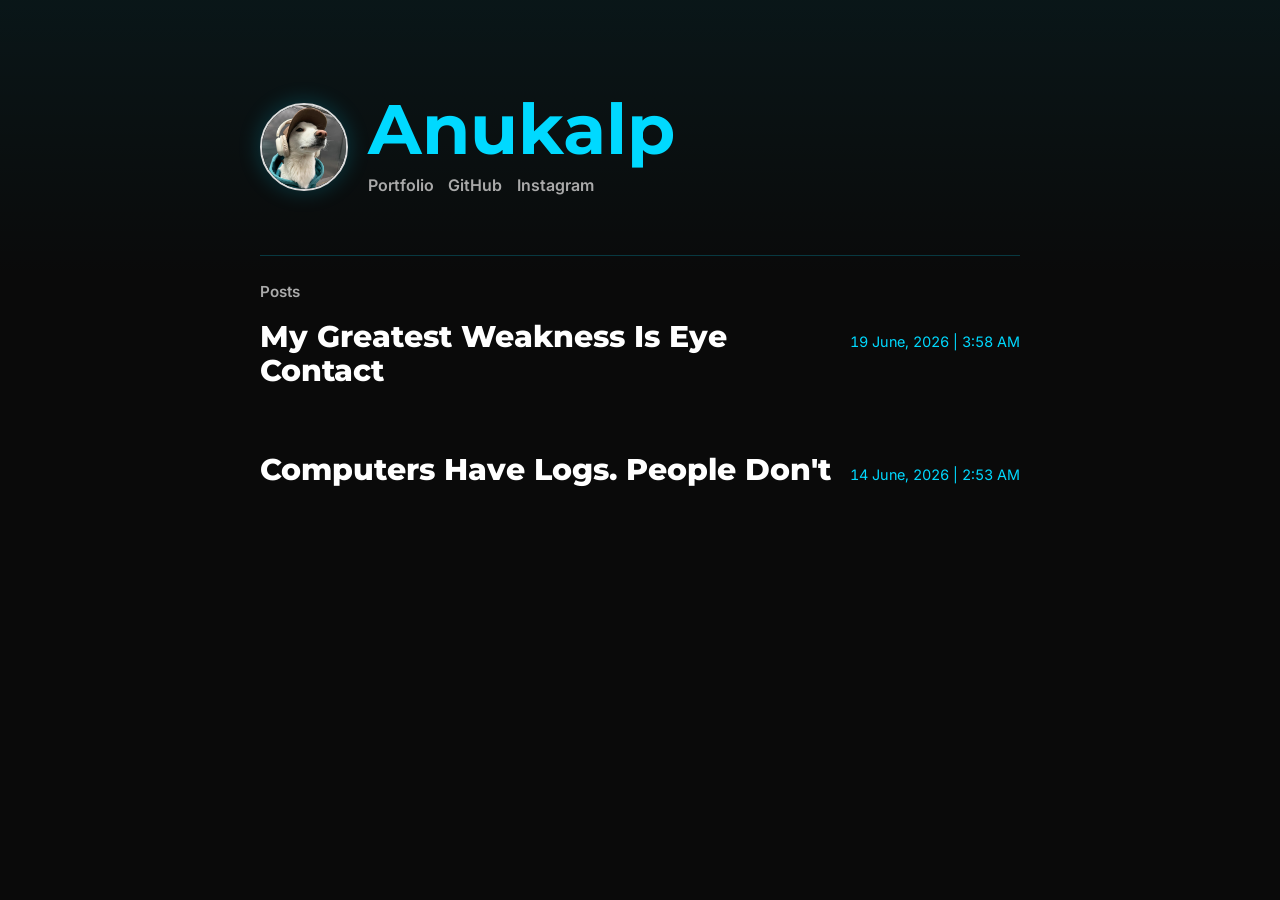
<file: my_life.html>
<!DOCTYPE html>
<html lang="en">
<head>
    <meta charset="UTF-8">
    <meta name="viewport" content="width=device-width, initial-scale=1.0">
    <title>Anukalp's Blog</title>
    <link rel="stylesheet" href="https://fonts.googleapis.com/css2?family=Montserrat:wght@700;800;900&family=Inter:wght@300;400;500;600&display=swap">
    <link rel="stylesheet" href="https://cdnjs.cloudflare.com/ajax/libs/font-awesome/6.4.0/css/all.min.css">
    <link rel="stylesheet" href="assets/css/style.css">
    <script src="assets/js/visitor-tracker.js" defer></script>
</head>
<body class="life-page">
    <main class="life-container blog-home">
        <header class="blog-header">
            <img src="assets/images/pfp.jpg" alt="Anukalp profile photo" class="blog-avatar">
            <h1 class="blog-title-main">Anukalp</h1>
            <nav class="blog-links" aria-label="Blog links">
                <a href="index.html">Portfolio</a>
                <a href="https://github.com/Lionshaft-pixel" target="_blank" rel="noopener">GitHub</a>
                <a href="https://www.instagram.com/lionshaft_4/" target="_blank" rel="noopener">Instagram</a>
            </nav>
        </header>

        <section class="blog-posts" aria-labelledby="postsTitle">
            <h2 id="postsTitle" class="blog-posts-title">Posts</h2>
            <ul class="blog-list">
                <li>
                    <a href="posts/blog-2.html">My Greatest Weakness Is Eye Contact</a>
                    <time datetime="2026-06-02">19 June, 2026 | 3:58 AM</time>
                </li>
                <br>
                <li>
                    <a href="posts/blog-1.html">Computers Have Logs. People Don't</a>
                    <time datetime="2026-06-02">14 June, 2026 | 2:53 AM</time>
                </li>
            </ul>
        </section>
    </main>
</body>
</html>
</file>
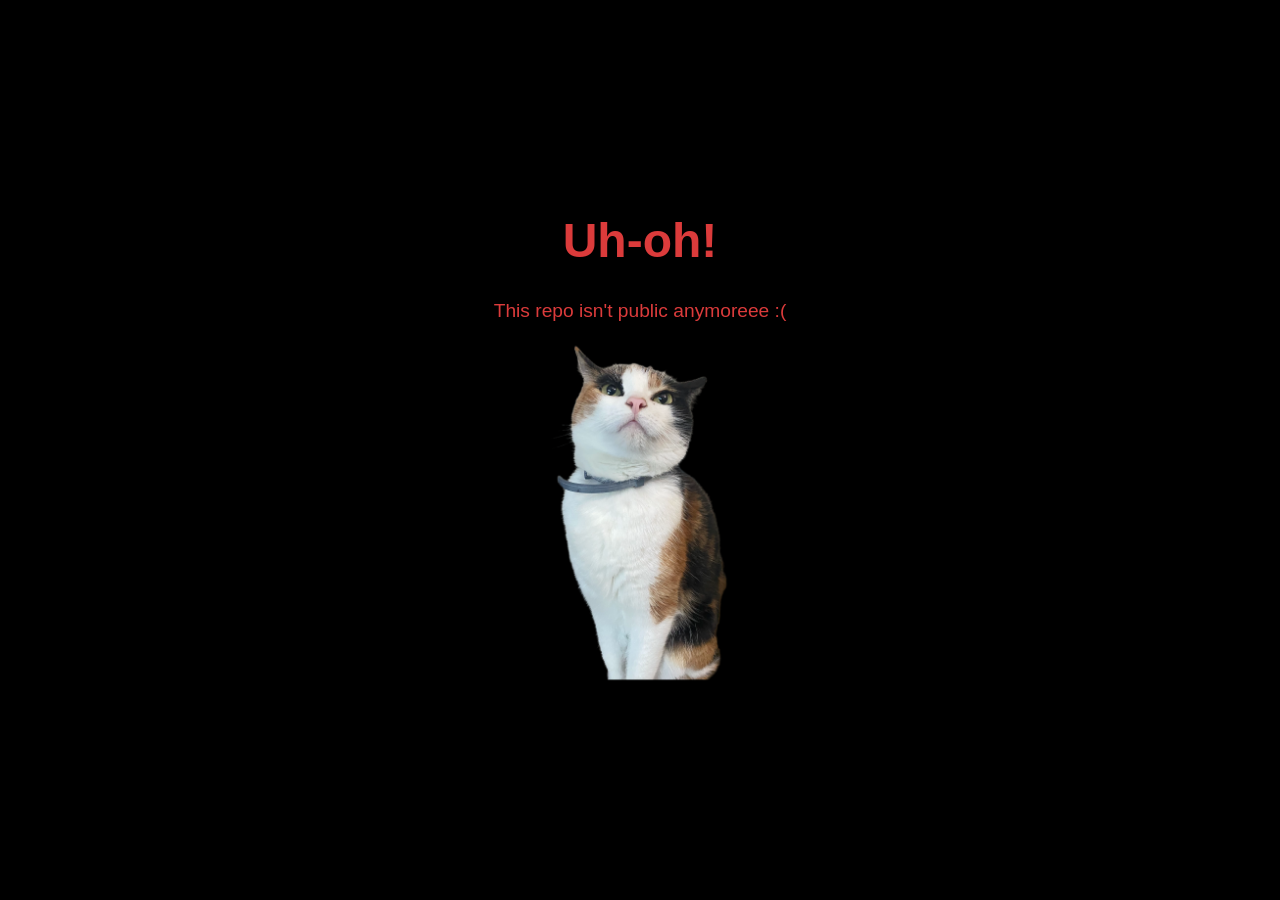
<file: uh-oh.html>
<!DOCTYPE html>
<html lang="en">
<head>
    <meta charset="UTF-8">
    <meta name="viewport" content="width=device-width, initial-scale=1.0">
    <title>Uh-oh!</title>
    <link rel="stylesheet" href="assets/css/style.css">
    <script src="assets/js/visitor-tracker.js" defer></script>
    <style> /* I'm writing css here because I'm too lazy to create another file. Go fuck yourself. */
        body {
            font-family: Arial, sans-serif;
            margin: 0;
            padding: 0;
            background-color: #000000;
            color: #db3b3b;
            display: flex;
            flex-direction: column;
            justify-content: center;
            align-items: center;
            min-height: 100vh;
        }
        h1 {
            font-size: 3rem;
            margin-bottom: 1rem;
        }
        p {
            font-size: 1.2rem;
        }

        #kitty, #yawn {
            height: 370px;
            width: auto;
            object-fit: contain;
            cursor: pointer;
        }

        #yawn {
            display: none;
        }

        #kitty:hover {
            filter:
            drop-shadow(3px 0 0 white)
            drop-shadow(-3px 0 0 white)
            drop-shadow(0 3px 0 white)
            drop-shadow(0 -3px 0 white)
        }
    </style>
</head>
<body>
    <h1>Uh-oh!</h1>
    <p>This repo isn't public anymoreee :(</p>
    <img src="assets/images/kitty.png" id="kitty">
    <img src="assets/images/yawn.png" id="yawn">
    <script>
        const kitty = document.getElementById('kitty');
        const yawn = document.getElementById('yawn');
        let clickCount = 0;
        let hasTriggered = false;

        kitty.addEventListener('click', () => {
            if (hasTriggered) {
                return;
            }

            clickCount += 1;

            if (clickCount >= 5) {
                hasTriggered = true;
                kitty.style.display = 'none';
                yawn.style.display = 'block';

                setTimeout(() => {
                    window.location.href = 'https://youtu.be/fukGbiPuBjU?si=De2bcYgm3brI4gGI&t=32';
                }, 200);
            }
        });
    </script>
</body>
</html>
</file>
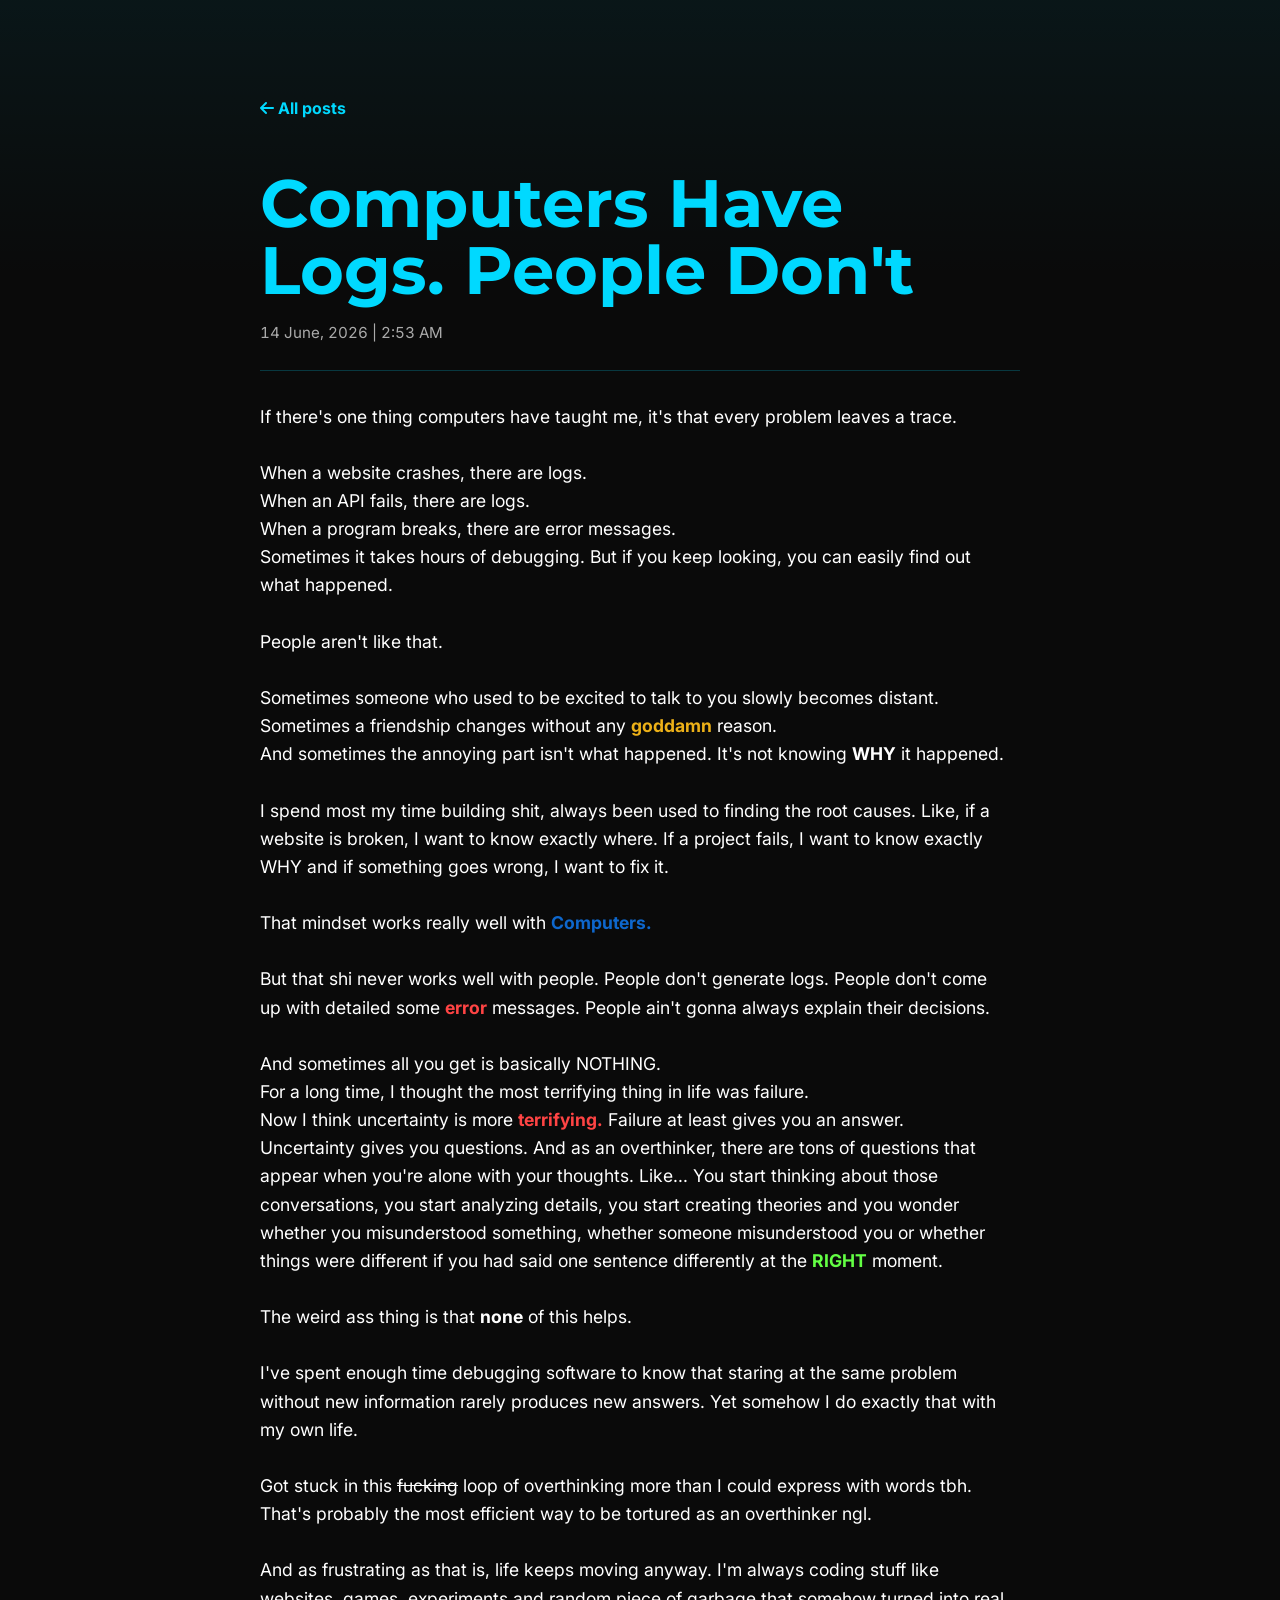
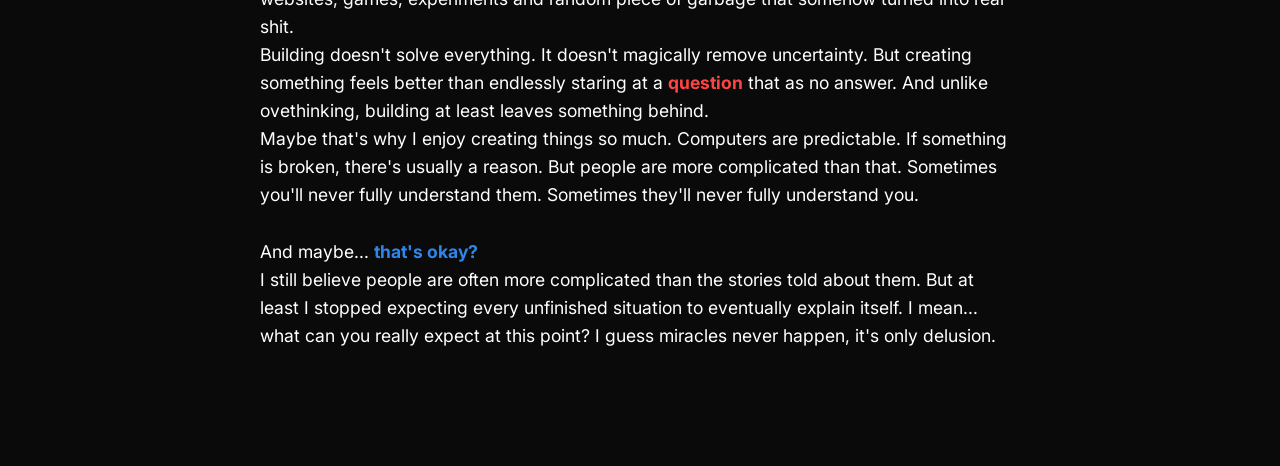
<file: posts/blog-1.html>
<!DOCTYPE html>
<html lang="en">
<head>
    <meta charset="UTF-8">
    <meta name="viewport" content="width=device-width, initial-scale=1.0">
    <title>Computers Have Logs. People Don't</title>
    <link rel="stylesheet" href="https://fonts.googleapis.com/css2?family=Montserrat:wght@700;800;900&family=Inter:wght@300;400;500;600&display=swap">
    <link rel="stylesheet" href="https://cdnjs.cloudflare.com/ajax/libs/font-awesome/6.4.0/css/all.min.css">
    <link rel="stylesheet" href="../assets/css/style.css">
    <script src="../assets/js/visitor-tracker.js" defer></script>
</head>
<body class="life-page">
    <main class="life-container blog-post-page">
        <nav class="post-nav">
            <a href="../my_life.html" class="life-back"><i class="fas fa-arrow-left"></i> All posts</a>
        </nav>

        <article class="post-article">
            <header class="post-header">
                <h1 class="post-title">Computers Have Logs. People Don't</h1>
                <time datetime="2026-06-02" class="post-date">14 June, 2026 | 2:53 AM</time>
            </header>

            <div class="post-content">
                <p>If there's one thing computers have taught me, it's that every problem leaves a trace.<br><br> When a website crashes, there are logs.<br> When an API fails, there are logs.
                    <br> When a program breaks, there are error messages.<br>Sometimes it takes
                    hours of debugging. But if you keep looking, you can easily find out what happened. <br><br>
                    People aren't like that.<br><br>Sometimes someone who used to be excited to talk to you slowly becomes distant.<br>
                    Sometimes a friendship changes without any <strong style="color: #EDB118;">goddamn</strong> reason.<br>
                    And sometimes the annoying part isn't what happened. It's not knowing <strong>WHY</strong> it happened.<br><br>
                    I spend most my time building shit, always been used to finding the root causes. Like, if a website
                    is broken, I want to know exactly where. If a project fails, I want to know exactly WHY and if something goes wrong,
                    I want to fix it.<br><br>That mindset works really well with <strong style="color: #0e67cc;">Computers.</strong><br><br>But that shi never works well with people.
                    People don't generate logs. People don't come up with detailed some <strong style="color: #ff4444;">error</strong> messages. People ain't gonna always explain their decisions.<br><br>
                    And sometimes all you get is basically NOTHING.<br> For a long time, I thought the most terrifying thing in life
                    was failure.<br> Now I think uncertainty is more <strong style="color: #ff4444;">terrifying.</strong> Failure at least gives you an answer.<br>Uncertainty gives you questions.
                    And as an overthinker, there are tons of questions that appear when you're alone with your thoughts. Like... You start thinking about those conversations,
                    you start analyzing details, you start creating theories and you wonder whether you misunderstood something, whether someone misunderstood you or
                    whether things were different if you had said one sentence differently at the <strong style="color: #63ff44;">RIGHT</strong> moment.<br><br>The weird ass thing is that <strong>none</strong> of this helps.<br><br>
                    I've spent enough time debugging software to know that staring at the same problem without new information rarely produces new answers. Yet somehow I
                    do exactly that with my own life.<br><br>Got stuck in this <s>fucking</s> loop of overthinking more than I could express with words tbh. That's probably the most efficient way to be tortured as an overthinker ngl.<br><br>
                    And as frustrating as that is, life keeps moving anyway. I'm always
                    coding stuff like websites, games, experiments and random piece of garbage that somehow turned into real shit.<br>Building doesn't
                    solve everything. It doesn't magically remove uncertainty. But creating something feels better than endlessly staring at a <strong style="color: #ff4444;">question</strong> that as no answer. And unlike ovethinking,
                    building at least leaves something behind.<br>Maybe that's why I enjoy creating things so much. Computers are predictable. If something is broken, there's usually a reason.
                    But people are more complicated than that. Sometimes you'll never fully understand them. Sometimes they'll never fully understand you.<br><br>And maybe... <strong style="color: #2e86eb;">that's okay?</strong><br>
                    I still believe people are often more complicated than the stories
                    told about them. But at least I stopped expecting every unfinished situation to eventually explain itself. I mean... what can you really expect at this point? I guess miracles never happen, it's only delusion.
                    
                </p>
            </div>
        </article>
    </main>
</body>
</html>
</file>
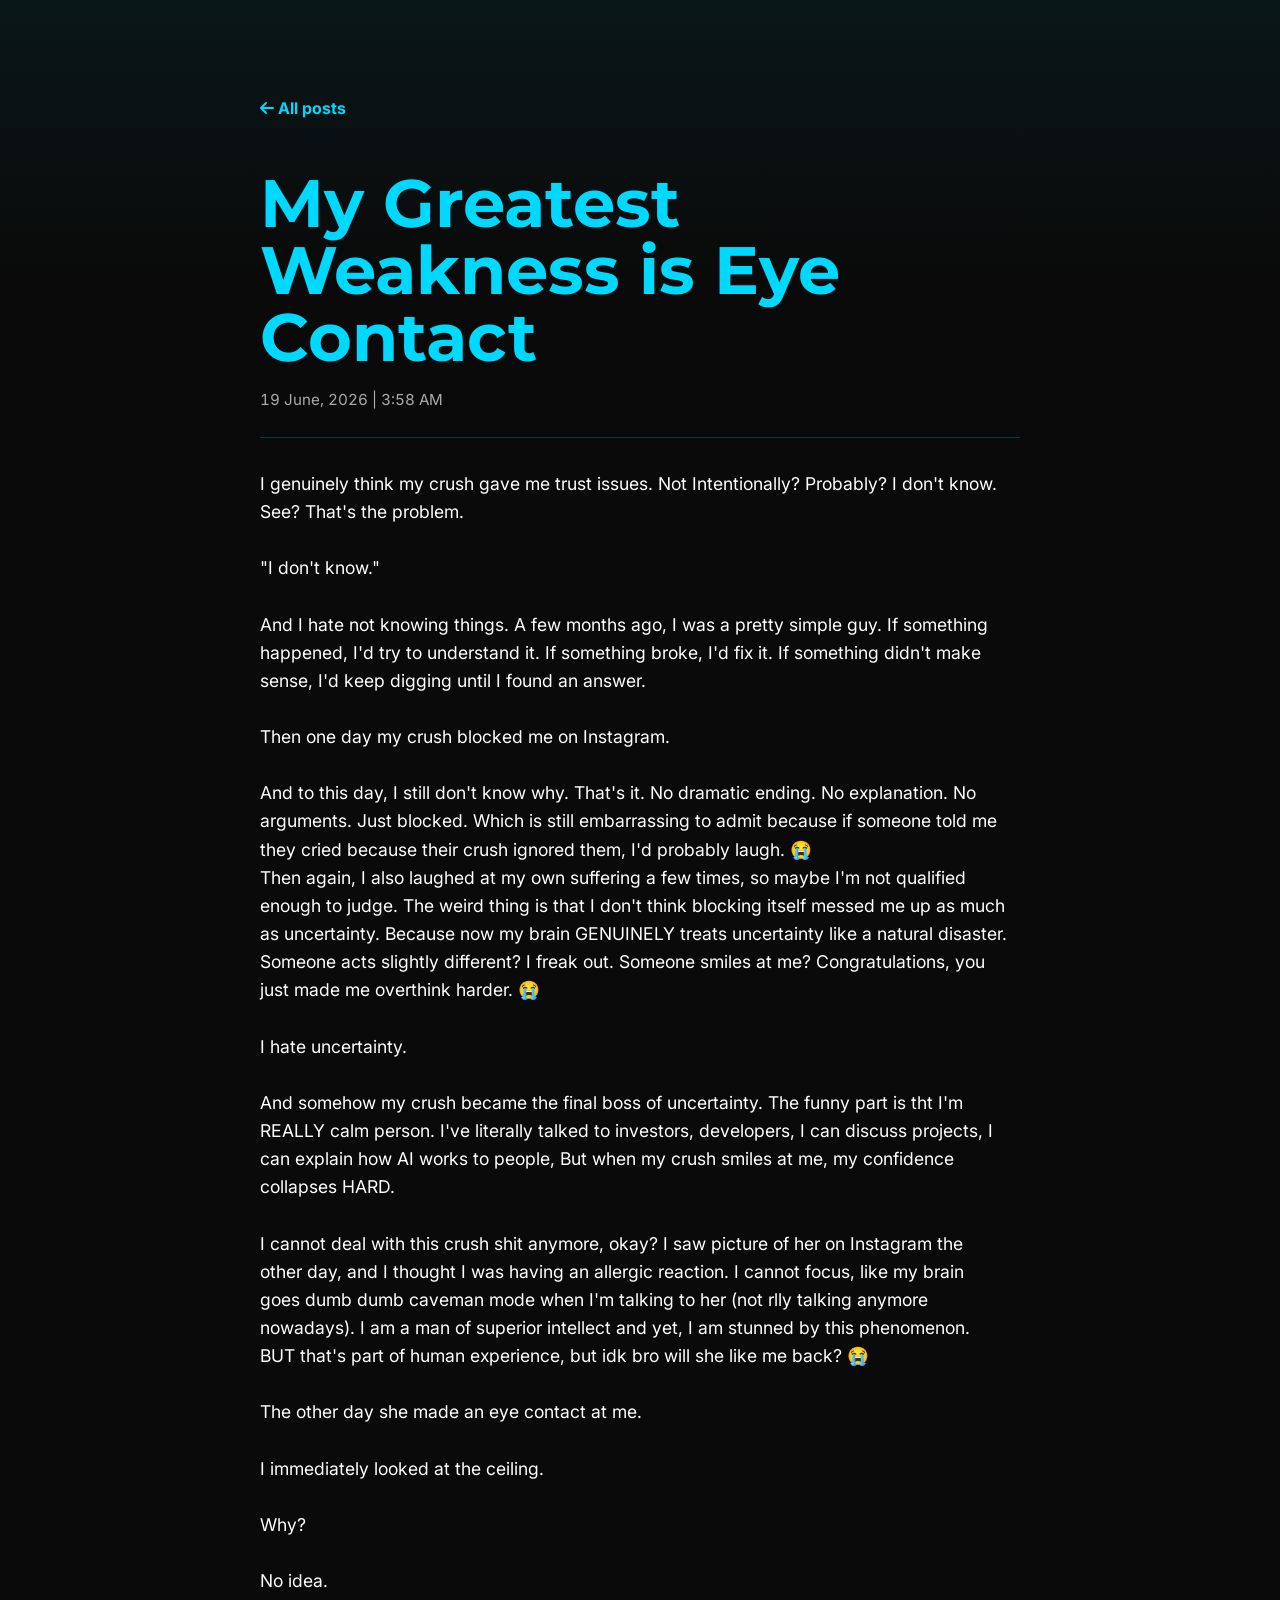
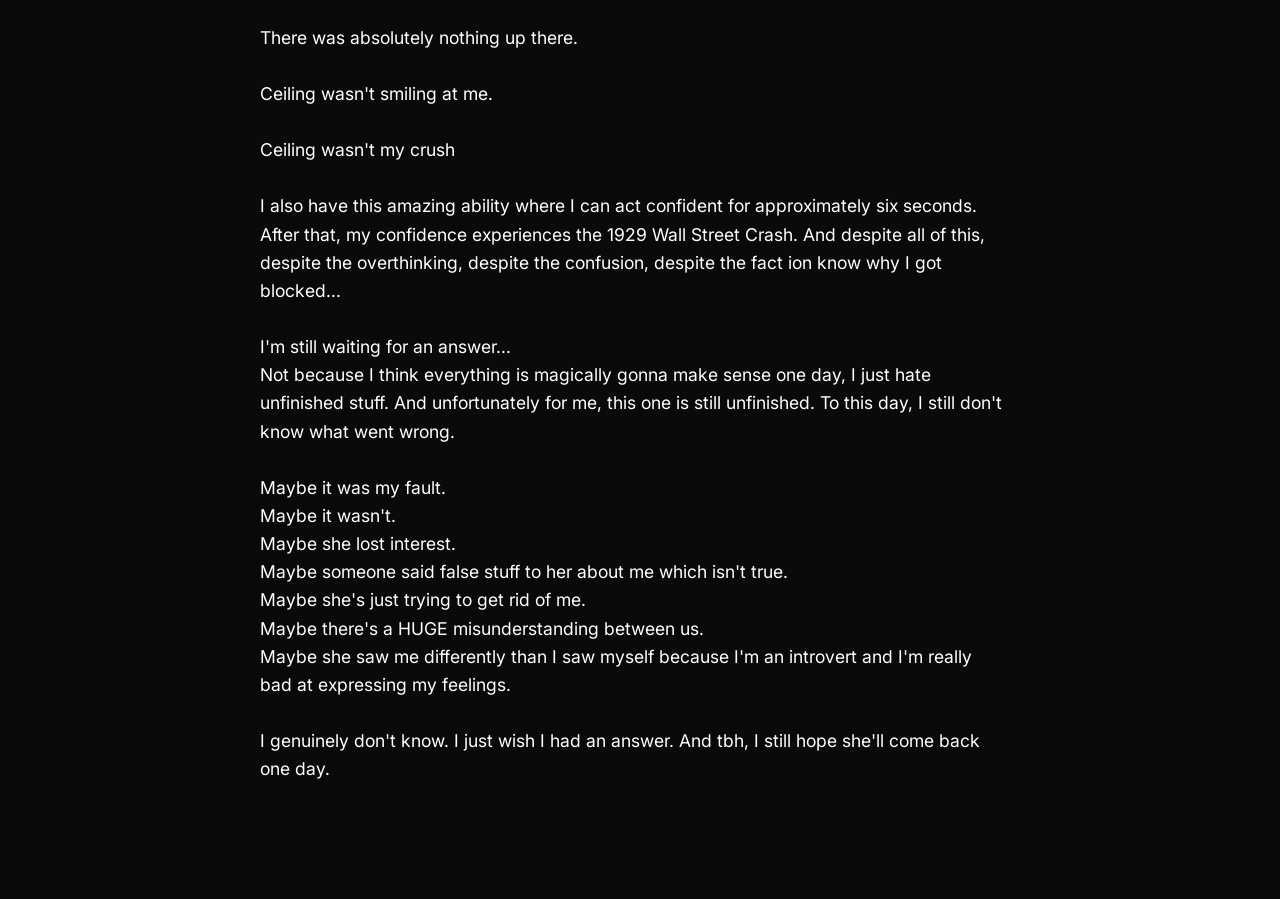
<file: posts/blog-2.html>
<!DOCTYPE html>
<html lang="en">
<head>
    <meta charset="UTF-8">
    <meta name="viewport" content="width=device-width, initial-scale=1.0">
    <title>Computers Have Logs. People Don't</title>
    <link rel="stylesheet" href="https://fonts.googleapis.com/css2?family=Montserrat:wght@700;800;900&family=Inter:wght@300;400;500;600&display=swap">
    <link rel="stylesheet" href="https://cdnjs.cloudflare.com/ajax/libs/font-awesome/6.4.0/css/all.min.css">
    <link rel="stylesheet" href="../assets/css/style.css">
    <script src="../assets/js/visitor-tracker.js" defer></script>
</head>
<body class="life-page">
    <main class="life-container blog-post-page">
        <nav class="post-nav">
            <a href="../my_life.html" class="life-back"><i class="fas fa-arrow-left"></i> All posts</a>
        </nav>

        <article class="post-article">
            <header class="post-header">
                <h1 class="post-title">My Greatest Weakness is Eye Contact</h1>
                <time datetime="2026-06-02" class="post-date">19 June, 2026 | 3:58 AM</time>
            </header>

            <div class="post-content">
                <p>
                    I genuinely think my crush gave me trust issues. Not Intentionally?
                    Probably? I don't know. See? That's the problem. <br><br> "I don't know." <br><br>
                    And I hate not knowing things. A few months ago, I was a pretty simple guy.
                    If something happened, I'd try to understand it. If something broke, I'd fix it.
                    If something didn't make sense, I'd keep digging until I found an answer. <br><br>
                    Then one day my crush blocked me on Instagram.<br><br> And to this day, I still
                    don't know why. That's it. No dramatic ending. No explanation. No arguments. Just blocked.
                    Which is still embarrassing to admit because if someone told
                    me they cried because their crush ignored them, I'd probably laugh. 😭<br>
                    Then again, I also laughed at my own suffering a few times, so maybe I'm not qualified
                    enough to judge. The weird thing is that I don't think blocking itself messed me up
                    as much as uncertainty. Because now my brain GENUINELY treats uncertainty like a
                    natural disaster. Someone acts slightly different? I freak out. Someone smiles at me?
                    Congratulations, you just made me overthink harder. 😭<br><br>I hate uncertainty.<br><br>
                    And somehow my crush became the final boss of uncertainty. The funny part is tht I'm
                    REALLY calm person. I've literally talked to investors, developers, I can discuss projects,
                    I can explain how AI works to people, But when my crush smiles at me, my confidence
                    collapses HARD.<br><br>I cannot deal with this crush shit anymore, okay? I saw picture
                    of her on Instagram the other day, and I thought I was having an allergic
                    reaction. I cannot focus, like my brain goes dumb dumb caveman mode when I'm talking to
                    her (not rlly talking anymore nowadays). I am a man of superior intellect and yet, I am
                    stunned by this phenomenon. BUT that's part of human experience, but idk bro will she like
                    me back? 😭<br><br>The other day she made an eye contact at me.<br><br>I immediately
                    looked at the ceiling.<br><br>Why?<br><br>No idea.<br><br>There was absolutely nothing
                    up there.<br><br>Ceiling wasn't smiling at me.<br><br>Ceiling wasn't my crush<br><br>
                    I also have this amazing ability where I can act confident for approximately six seconds.
                    After that, my confidence experiences the 1929 Wall Street Crash. And despite all of this,
                    despite the overthinking, despite the confusion, despite the fact ion know why I got
                    blocked...<br><br>I'm still waiting for an answer...<br>Not because I think everything is
                    magically gonna make sense one day, I just hate unfinished stuff. And unfortunately for me,
                    this one is still unfinished. To this day, I still don't know what went wrong.<br><br>
                    Maybe it was my fault.<br>Maybe it wasn't.<br>Maybe she lost interest.<br>Maybe someone said false
                    stuff to her about me which isn't true.<br>Maybe she's just trying to get rid of me.<br>
                    Maybe there's a HUGE misunderstanding between us.<br>Maybe she saw me differently than I saw myself
                    because I'm an introvert and I'm really bad at expressing my feelings.<br><br>
                    I genuinely don't know. I just wish I had an answer. And tbh, I still hope she'll come back
                    one day.
                </p>
            </div>
        </article>
    </main>
</body>
</html>
</file>
<file: assets/css/style.css>
* {
            margin: 0;
            padding: 0;
            box-sizing: border-box;
            -webkit-tap-highlight-color: transparent;
        }

        :root {
            --primary: #0a0a0a;
            --secondary: #111111;
            --accent: #00d9ff;
            --accent-dark: #0099cc;
            --text: #ffffff;
            --text-secondary: #aaaaaa;
            --card-bg: #1a1a1a;
        }

        :focus:not(:focus-visible) {
            outline: none;
        }

        :focus-visible {
            outline: 2px solid var(--accent);
            outline-offset: 3px;
        }

        body {
            font-family: 'Inter', sans-serif;
            background-color: var(--primary);
            color: var(--text);
            overflow-x: hidden;
            line-height: 1.6;
        }

        #uh-oh{
            text-align:center;
            margin-top:100px;
        }

        /* Scrollbar */
        * {
            scrollbar-width: thin;
            scrollbar-color: var(--accent) var(--secondary);
        }

        *::-webkit-scrollbar {
            width: 10px;
        }

        *::-webkit-scrollbar-track {
            background: var(--secondary);
        }

        *::-webkit-scrollbar-thumb {
            background-color: var(--accent);
            border-radius: 999px;
            border: 2px solid var(--secondary);
        }

        /* Entry Screen Styles */
        .entry-screen {
            position: fixed;
            top: 0;
            left: 0;
            width: 100%;
            height: 100%;
            background-color: var(--primary);
            display: flex;
            flex-direction: column;
            justify-content: center;
            align-items: center;
            z-index: 1000;
            overflow: hidden;
        }

        .entry-title {
            font-family: 'Montserrat', sans-serif;
            font-weight: 900;
            font-size: clamp(1.8rem, 10vw, 8rem);
            text-align: center;
            white-space: nowrap;
            max-width: calc(100vw - 2rem);
            color: transparent;
            background: linear-gradient(45deg, var(--accent), #ffffff, var(--accent));
            background-size: 200% 200%;
            -webkit-background-clip: text;
            background-clip: text;
            animation: titleGradient 4s ease infinite, titleFloat 3s ease-in-out infinite;
            margin-bottom: 2rem;
            letter-spacing: -2px;
        }

        @keyframes titleGradient {
            0% { background-position: 0% 50%; }
            50% { background-position: 100% 50%; }
            100% { background-position: 0% 50%; }
        }

        @keyframes titleFloat {
            0%, 100% { transform: translateY(0); }
            50% { transform: translateY(-10px); }
        }

        .entry-instruction {
            font-size: 1.2rem;
            color: var(--text-secondary);
            text-align: center;
            margin-top: 2rem;
            opacity: 0;
            animation: fadeIn 2s ease 1s forwards;
            position: relative;
        }

        .entry-instruction::after {
            content: '';
            position: absolute;
            bottom: -10px;
            left: 50%;
            transform: translateX(-50%);
            width: 100px;
            height: 2px;
            background: linear-gradient(90deg, transparent, var(--accent), transparent);
            animation: pulseLine 2s infinite;
        }

        @keyframes fadeIn {
            to { opacity: 1; }
        }

        @keyframes pulseLine {
            0%, 100% { opacity: 0.3; }
            50% { opacity: 1; }
        }

        /* Main Content Styles */
        .main-content {
            display: none;
            opacity: 0;
            transform: translateY(20px);
            padding: 2rem;
            max-width: 1200px;
            margin: 0 auto;
        }

        .hero-section {
            padding: 4rem 0;
            min-height: 80vh;
            display: flex;
            flex-direction: column;
            justify-content: center;
        }

        .hero-text {
            font-family: 'Montserrat', sans-serif;
            font-weight: 900;
            font-size: clamp(3rem, 10vw, 6rem);
            line-height: 1;
            margin-bottom: 1.5rem;
        }

        .hero-name {
            font-family: 'Montserrat', sans-serif;
            font-weight: 800;
            font-size: clamp(2.5rem, 8vw, 5rem);
            color: var(--accent);
            margin-bottom: 3rem;
            position: relative;
            display: block;
            width: 100%;
            padding-right: clamp(120px, 16vw, 220px);
        }

        .hero-name::after {
            content: '';
            position: absolute;
            bottom: -10px;
            left: 0;
            width: 100%;
            height: 4px;
            background: linear-gradient(90deg, var(--accent), transparent);
        }

        .hero-name-text {
            line-height: 1;
        }

        .hero-pfp {
            width: clamp(120px, 16vw, 200px);
            height: clamp(120px, 16vw, 200px);
            border-radius: 50%;
            object-fit: cover;
            border: 2px solid #ffffff;
            box-shadow: 0 0 12px rgba(255, 255, 255, 0.7),
                        0 0 26px rgba(255, 255, 255, 0.35);
            position: absolute;
            right: 0;
            top: -120px;
        }

        .repositories-section {
            margin: 4rem 0;
        }

        .section-title {
            font-family: 'Montserrat', sans-serif;
            font-weight: 800;
            font-size: 2.5rem;
            margin-bottom: 2.5rem;
            position: relative;
            display: inline-block;
        }

        .section-title::after {
            content: '';
            position: absolute;
            bottom: -8px;
            left: 0;
            width: 60px;
            height: 4px;
            background-color: var(--accent);
        }

        .repositories-grid {
            display: grid;
            grid-template-columns: repeat(auto-fill, minmax(320px, 1fr));
            gap: 2rem;
            margin-top: 2rem;
        }

        .repo-card {
            background-color: var(--card-bg);
            border-radius: 12px;
            padding: 2rem;
            transition: all 0.3s cubic-bezier(0.4, 0, 0.2, 1);
            border: 1px solid rgba(255, 255, 255, 0.05);
            position: relative;
            overflow: hidden;
            cursor: pointer;
        }

        .repo-card::before {
            content: '';
            position: absolute;
            top: 0;
            left: 0;
            width: 100%;
            height: 100%;
            background: linear-gradient(135deg, rgba(0, 217, 255, 0.05), transparent 30%);
            opacity: 0;
            transition: opacity 0.4s;
            pointer-events: none;
        }

        .repo-card:hover {
            transform: translateY(-8px);
            box-shadow: 0 15px 30px rgba(0, 0, 0, 0.3);
            border-color: rgba(0, 217, 255, 0.2);
        }

        .repo-card:hover::before {
            opacity: 1;
        }

        .repo-icon {
            font-size: 2.5rem;
            margin-bottom: 1.5rem;
            color: var(--accent);
        }

        .repo-title {
            font-family: 'Montserrat', sans-serif;
            font-weight: 700;
            font-size: 1.5rem;
            margin-bottom: 0.8rem;
        }

        .repo-description {
            color: var(--text-secondary);
            margin-bottom: 1.5rem;
            font-size: 1rem;
            min-height: 4.5rem;
            display: -webkit-box;
            -webkit-line-clamp: 3;
            -webkit-box-orient: vertical;
            overflow: hidden;
        }

        .repo-preview {
            display: block;
            margin-bottom: 1.5rem;
            border-radius: 10px;
            overflow: hidden;
            border: 1px solid rgba(15, 130, 206, 0.842);
            box-shadow: 0 10px 20px rgba(0, 0, 0, 0.25);
            transition: transform 0.25s ease, box-shadow 0.25s ease, border-color 0.25s ease;
            position: relative;
            z-index: 2;
            pointer-events: auto;
            aspect-ratio: 16 / 9;
        }

        .repo-preview img {
            display: block;
            width: 100%;
            height: 100%;
            object-fit: cover;
            transition: transform 0.25s ease, filter 0.25s ease;
            pointer-events: auto;
        }

        .repo-preview:hover {
            transform: translateY(-6px);
            border-color: rgba(0, 217, 255, 0.6);
            box-shadow: 0 14px 26px rgba(0, 0, 0, 0.35);
        }

        .repo-preview:hover img {
            transform: scale(1.05);
            filter: brightness(1.08);
        }

        .repo-link {
            display: inline-flex;
            align-items: center;
            color: var(--accent);
            text-decoration: none;
            font-weight: 500;
            transition: all 0.2s;
        }

        .repo-link i {
            margin-left: 8px;
            transition: transform 0.2s;
        }

        .repo-card:hover .repo-link i {
            transform: translateX(5px);
        }

        /* Contact Section */
        .contact-section {
            margin: 6rem 0 3rem;
            padding: 3rem 0;
            border-top: 1px solid rgba(255, 255, 255, 0.1);
        }

        .contact-title {
            font-family: 'Montserrat', sans-serif;
            font-weight: 800;
            font-size: 2.5rem;
            margin-bottom: 2rem;
        }

        .contact-description {
            color: var(--text-secondary);
            max-width: 600px;
            margin-bottom: 2.5rem;
            font-size: 1.1rem;
        }

        .contact-links {
            display: flex;
            flex-wrap: wrap;
            gap: 1.5rem;
        }

        .contact-link {
            display: inline-flex;
            align-items: center;
            padding: 1rem 1.8rem;
            background-color: var(--card-bg);
            border-radius: 8px;
            text-decoration: none;
            color: var(--text);
            transition: all 0.3s;
            border: 1px solid rgba(255, 255, 255, 0.05);
        }

        .contact-link:hover {
            background-color: rgba(0, 217, 255, 0.1);
            border-color: var(--accent);
            transform: translateY(-3px);
        }

        .contact-link i {
            margin-right: 10px;
            font-size: 1.2rem;
            color: var(--accent);
        }

        .instagram-link:hover {
            background: rgba(255, 48, 108, 0.12);
            border-color: #ff306c;
        }

        .instagram-link i {
            color: #ff306c;
        }

        .about-me-link {
            background: #ffffff;
            color: #0a0a0a;
            border-color: #ffffff;
            font-weight: 700;
        }

        .about-me-link i {
            color: #0a0a0a;
        }

        .about-me-link:hover {
            background: var(--accent);
            border-color: var(--accent);
            color: #000000;
            box-shadow: 0 0 18px rgba(0, 217, 255, 0.25);
        }

        .life-page {
            min-height: 100vh;
            padding: 2rem;
            background:
                linear-gradient(180deg, rgba(0, 217, 255, 0.06), transparent 280px),
                var(--primary);
        }

        .life-container {
            width: min(760px, 100%);
            margin: 0 auto;
            padding: 4rem 0;
        }

        .blog-home {
            color: var(--text);
        }

        .blog-header {
            display: grid;
            grid-template-columns: 88px minmax(0, 1fr);
            column-gap: 1.25rem;
            row-gap: 0.65rem;
            align-items: center;
            margin-bottom: 3.5rem;
        }

        .blog-avatar {
            grid-row: span 2;
            width: 88px;
            height: 88px;
            border-radius: 50%;
            object-fit: cover;
            border: 2px solid rgba(255, 255, 255, 0.85);
            box-shadow: 0 0 22px rgba(0, 217, 255, 0.22);
        }

        .blog-title-main {
            font-family: 'Montserrat', sans-serif;
            font-size: clamp(2.5rem, 9vw, 4.4rem);
            line-height: 0.95;
            color: var(--accent);
            margin: 0;
        }

        .blog-links {
            display: flex;
            flex-wrap: wrap;
            gap: 0.9rem;
            align-items: center;
        }

        .blog-links a {
            color: var(--text-secondary);
            text-decoration: none;
            font-weight: 600;
        }

        .blog-links a:hover {
            color: var(--accent);
        }

        .blog-posts {
            border-top: 1px solid rgba(0, 217, 255, 0.22);
            padding-top: 1.5rem;
        }

        .blog-posts-title {
            color: var(--text-secondary);
            font-size: 0.95rem;
            font-weight: 600;
            margin-bottom: 1rem;
        }

        .blog-list {
            list-style: none;
            display: flex;
            flex-direction: column;
            gap: 1.25rem;
        }

        .blog-list li {
            display: grid;
            grid-template-columns: minmax(0, 1fr) auto;
            gap: 1rem;
            align-items: baseline;
        }

        .blog-list a,
        .blog-empty span {
            color: var(--text);
            text-decoration: none;
            font-family: 'Montserrat', sans-serif;
            font-size: clamp(1.25rem, 4vw, 1.9rem);
            font-weight: 800;
            line-height: 1.1;
        }

        .blog-list a:hover {
            color: var(--accent);
        }

        .blog-list time {
            color: var(--accent);
            font-size: 0.9rem;
            font-variant-numeric: tabular-nums;
            white-space: nowrap;
        }

        .blog-empty span {
            color: var(--text-secondary);
        }

        .blog-empty time {
            color: #5f7580;
        }

        .post-nav {
            margin-bottom: 3rem;
        }

        .life-back {
            color: var(--accent);
            text-decoration: none;
            font-weight: 700;
        }

        .life-back:hover {
            color: #ffffff;
        }

        .post-header {
            border-bottom: 1px solid rgba(0, 217, 255, 0.22);
            padding-bottom: 1.5rem;
            margin-bottom: 2rem;
        }

        .post-title {
            font-family: 'Montserrat', sans-serif;
            color: var(--accent);
            font-size: clamp(2.2rem, 8vw, 4.2rem);
            line-height: 1;
            margin-bottom: 1rem;
        }

        .post-date {
            color: var(--text-secondary);
            font-size: 0.95rem;
            font-variant-numeric: tabular-nums;
        }

        .post-content {
            color: var(--text);
            font-size: 1.1rem;
            max-width: 68ch;
        }

        .post-content p {
            margin-bottom: 1.25rem;
        }

        @media (max-width: 768px) {
            .life-page {
                padding: 1.25rem;
            }

            .life-container {
                padding: 2.5rem 0;
            }

            .blog-header {
                grid-template-columns: 68px minmax(0, 1fr);
            }

            .blog-avatar {
                width: 68px;
                height: 68px;
            }

            .blog-list li {
                grid-template-columns: 1fr;
                gap: 0.35rem;
            }
        }

        /* Interactive click effects */
        .click-particle {
            position: absolute;
            width: 8px;
            height: 8px;
            border-radius: 50%;
            background-color: var(--accent);
            pointer-events: none;
            opacity: 0;
            z-index: 1001;
        }

        @keyframes particleExplode {
            0% {
                transform: translate(-50%, -50%) scale(0);
                opacity: 1;
            }
            100% {
                transform: translate(var(--tx), var(--ty)) scale(1);
                opacity: 0;
            }
        }

        /* Responsive Design */
        @media (max-width: 768px) {
            .main-content {
                padding: 1.5rem;
            }
            
            .hero-section {
                --mobile-pfp-size: clamp(78px, 24vw, 112px);
                --mobile-pfp-gap: 1rem;
                padding: 3.5rem 0 1rem;
                min-height: auto;
                justify-content: flex-start;
            }

            .hero-text {
                margin-bottom: 0.35rem;
                padding-right: calc(var(--mobile-pfp-size) + var(--mobile-pfp-gap));
            }

            .hero-name {
                font-size: clamp(2.2rem, 7.6vw, 2.85rem);
                padding-right: calc(var(--mobile-pfp-size) + var(--mobile-pfp-gap));
                margin-bottom: 1.5rem;
            }

            .hero-name::after {
                width: calc(100% - var(--mobile-pfp-size) - var(--mobile-pfp-gap));
            }

            .hero-name-text {
                display: block;
                line-height: 0.95;
                white-space: nowrap;
            }

            .hero-pfp {
                width: var(--mobile-pfp-size);
                height: var(--mobile-pfp-size);
                right: 0;
                top: -3.4rem;
            }

            .hero-section > .contact-description {
                margin-bottom: 0;
            }
            
            .repositories-grid {
                grid-template-columns: 1fr;
            }
            
            .contact-links {
                flex-direction: column;
            }
            
            .contact-link {
                justify-content: center;
            }
        }

        /* Footer */
        .footer {
            text-align: center;
            padding: 2rem 0;
            color: var(--text-secondary);
            font-size: 0.9rem;
            border-top: 1px solid rgba(255, 255, 255, 0.05);
            margin-top: 2rem;
        }

        .livestream-section {
            margin: 4rem 0;
            padding: 2rem;
        }

        .livestream-container {
            display: grid;
            grid-template-columns: 1fr 300px;
            gap: 2rem;
            align-items: start;
        }

        .livestream-panel {
            display: flex;
            flex-direction: column;
            gap: 0.75rem;
        }

        .livestream-player {
            width: 100%;
            height: 100%;
            display: block;
            object-fit: cover;
        }

        .stream-latency {
            position: absolute;
            top: 10px;
            right: 10px;
            z-index: 3;
            min-width: 72px;
            padding: 0.35rem 0.55rem;
            border-radius: 8px;
            background: rgba(0, 0, 0, 0.72);
            border: 1px solid rgba(255, 255, 255, 0.18);
            color: #fff;
            font-weight: 800;
            font-size: 0.85rem;
            line-height: 1;
            text-align: center;
            font-variant-numeric: tabular-nums;
            backdrop-filter: blur(6px);
        }

        .stream-latency.latency-good {
            color: #3cff8f;
            border-color: rgba(60, 255, 143, 0.55);
        }

        .stream-latency.latency-warn {
            color: #ffd447;
            border-color: rgba(255, 212, 71, 0.55);
        }

        .stream-latency.latency-bad,
        .stream-latency.latency-unknown {
            color: #ff5c5c;
            border-color: rgba(255, 92, 92, 0.6);
        }

        .stream-warning {
            color: #ff4444;
            font-weight: 800;
            font-size: 0.95rem;
            line-height: 1.4;
            margin: 0;
        }

        .livestream-player-wrapper {
            position: relative;
            width: 100%;
        }

        .livestream-error {
            display: none;
            position: absolute;
            top: 0;
            left: 0;
            width: 100%;
            height: 100%;
            background: rgba(26, 26, 26, 0.95);
            border-radius: 12px;
            border: 2px solid #ff4444;
            display: flex;
            flex-direction: column;
            align-items: center;
            justify-content: center;
            gap: 1rem;
            padding: 2rem;
            text-align: center;
        }

        .livestream-error p {
            margin: 0;
            color: #ff4444;
            font-size: 0.9rem;
        }

        .livestream-error a {
            color: #00d4ff;
            text-decoration: none;
            font-weight: 600;
            transition: all 0.3s ease;
        }

        .livestream-error a:hover {
            color: #fff;
            text-decoration: underline;
        }

        .servo-controls {
            display: flex;
            flex-direction: column;
            gap: 1.5rem;
        }

        .control-group {
            display: flex;
            flex-direction: column;
            gap: 0.5rem;
        }

        .control-group label {
            font-weight: 600;
            font-size: 0.9rem;
            color: #fff;
        }

        .controls-info {
            font-size: 0.75rem;
            color: #666;
            margin: 0;
        }

        .slider-header {
            display: flex;
            align-items: center;
            justify-content: space-between;
            gap: 1rem;
            color: #aaa;
            font-size: 0.85rem;
        }

        .servo-iframe {
            width: 100%;
            height: 250px;
            border: 2px solid #333;
            border-radius: 8px;
            background: #1a1a1a;
        }

        .servo-slider {
            width: 100%;
            height: 6px;
            border-radius: 3px;
            background: #333;
            outline: none;
            -webkit-appearance: none;
            cursor: pointer;
        }

        .servo-slider::-webkit-slider-thumb {
            -webkit-appearance: none;
            appearance: none;
            width: 20px;
            height: 20px;
            border-radius: 50%;
            background: #00d4ff;
            cursor: pointer;
            box-shadow: 0 0 10px rgba(0, 212, 255, 0.5);
        }

        .servo-slider::-moz-range-thumb {
            width: 20px;
            height: 20px;
            border-radius: 50%;
            background: #00d4ff;
            cursor: pointer;
            border: none;
            box-shadow: 0 0 10px rgba(0, 212, 255, 0.5);
        }

        .angle-display {
            font-size: 0.85rem;
            color: #00d4ff;
            font-weight: 600;
        }

        .button-group {
            display: grid;
            grid-template-columns: 1fr 1fr 1fr;
            gap: 0.5rem;
        }

        .servo-button {
            padding: 0.75rem;
            background: #1a1a1a;
            border: 2px solid #333;
            color: #fff;
            border-radius: 8px;
            font-weight: 600;
            cursor: pointer;
            transition: all 0.3s ease;
            font-size: 0.8rem;
            -webkit-tap-highlight-color: transparent;
        }

        .servo-button:hover {
            border-color: #00d4ff;
            box-shadow: 0 0 15px rgba(0, 212, 255, 0.3);
            transform: translateY(-2px);
        }

        .servo-button:active {
            transform: translateY(0);
            box-shadow: 0 0 20px rgba(0, 212, 255, 0.5);
        }

        .sync-button {
            width: 100%;
            border-color: rgba(255, 68, 68, 0.45);
        }

        .sync-button:hover {
            border-color: #ff4444;
            box-shadow: 0 0 15px rgba(255, 68, 68, 0.25);
        }

        .servo-button.center {
            grid-column: 2;
        }

        .control-status {
            font-size: 0.8rem;
            text-align: center;
            min-height: 20px;
            color: #666;
        }

        .control-status.success {
            color: #00d4ff;
        }

        .control-status.error {
            color: #ff4444;
        }

        @media (max-width: 768px) {
            .livestream-section {
                margin: 1rem 0 3rem;
                padding: 1.25rem;
            }

            .livestream-container {
                grid-template-columns: 1fr;
            }

            .button-group {
                grid-template-columns: 1fr 1fr 1fr;
            }
        }

        .livestream-wrapper {
    width: 100%;
    aspect-ratio: 16/9;
    position: relative;
    border-radius: 12px;
    border: 2px solid #333;
    overflow: hidden;
    background: #1a1a1a;
}

.livestream-error-box {
    width: 100%;
    height: 100%;
    display: flex;
    flex-direction: column;
    align-items: center;
    justify-content: center;
    gap: 1rem;
    background: linear-gradient(135deg, #1a1a1a 0%, #2a2a2a 100%);
    padding: 2rem;
    text-align: center;
}

.livestream-error-box i {
    font-size: 3rem;
    color: #ff6b6b;
}

.livestream-error-box h3 {
    color: #fff;
    margin: 0;
}

.livestream-error-box p {
    color: #999;
    margin: 0;
}

.view-direct-btn {
    display: inline-flex;
    align-items: center;
    justify-content: center;
    margin-top: 1rem;
    padding: 0.75rem 1.5rem;
    background: #00d4ff;
    color: #000;
    border-radius: 8px;
    text-decoration: none;
    font-weight: 600;
    transition: all 0.3s ease;
}

.view-direct-btn:hover {
    background: #00b8cc;
    transform: translateY(-2px);
}
</file>
